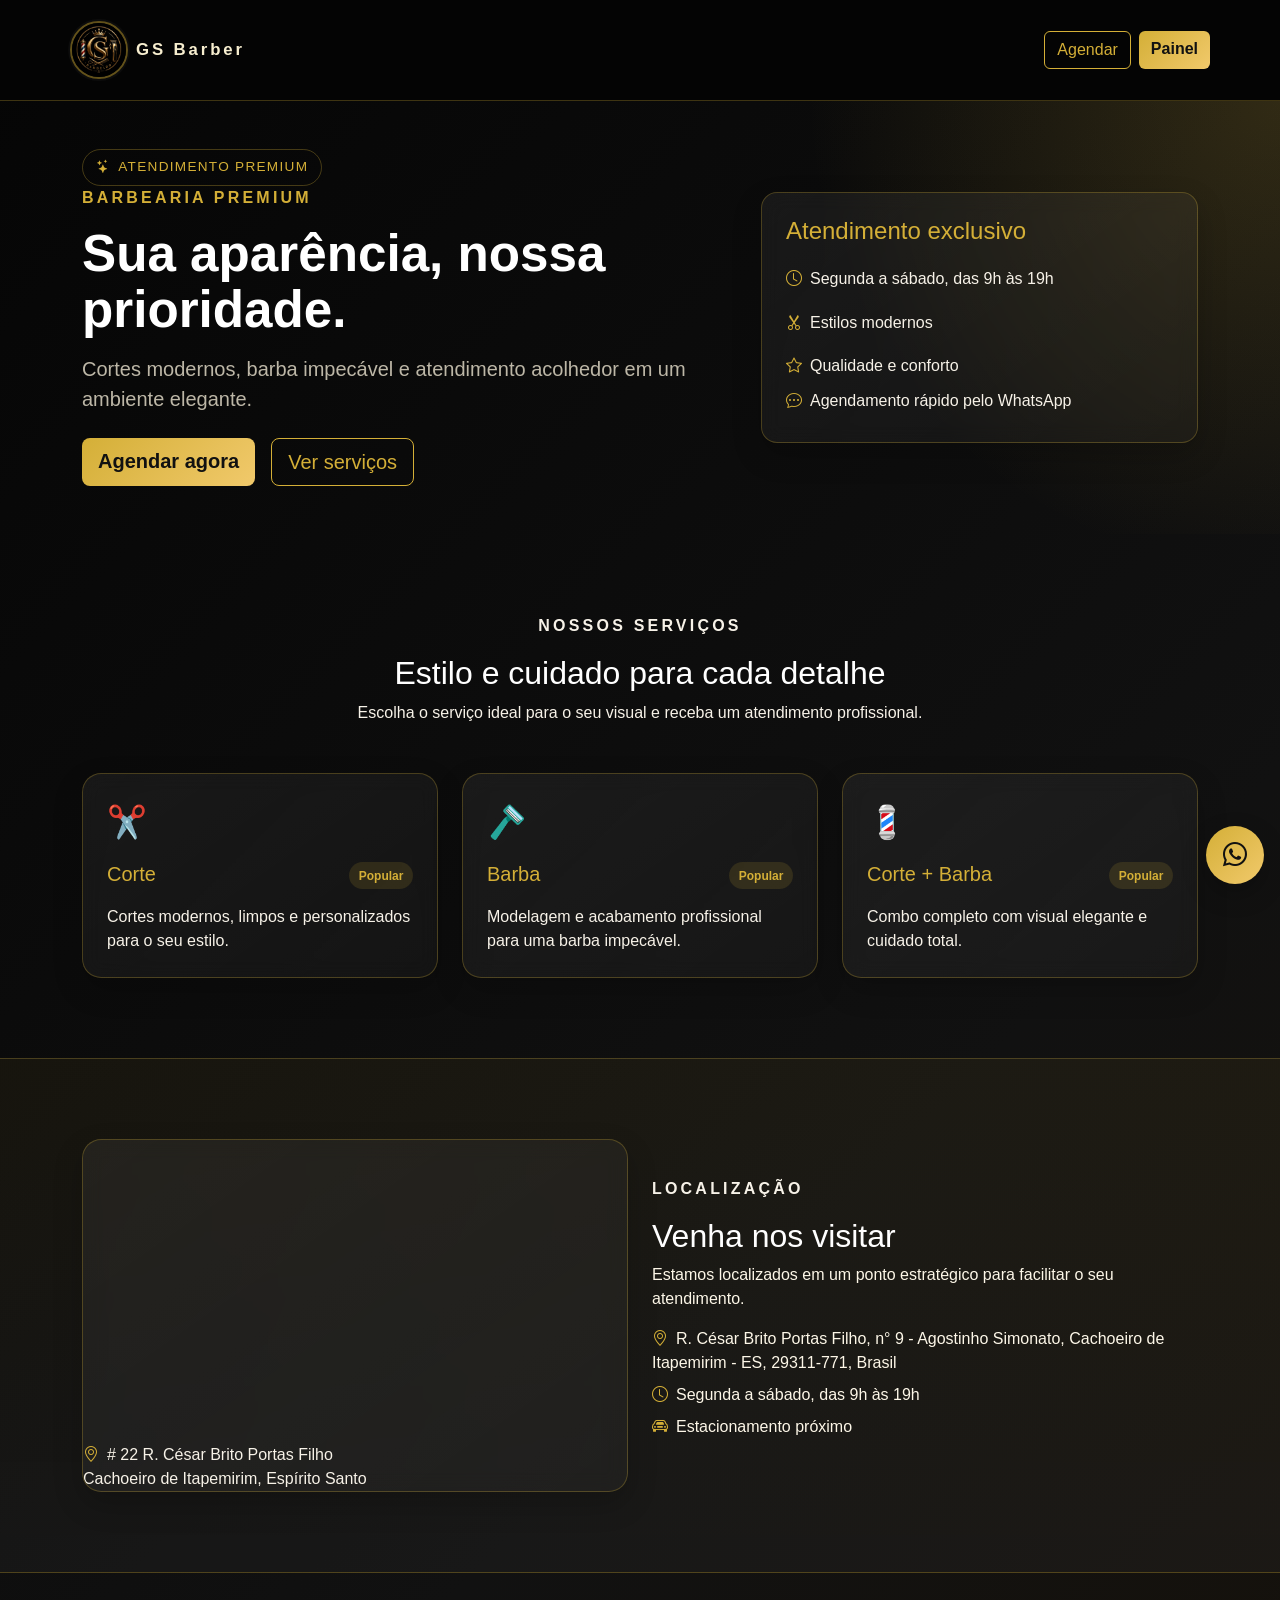
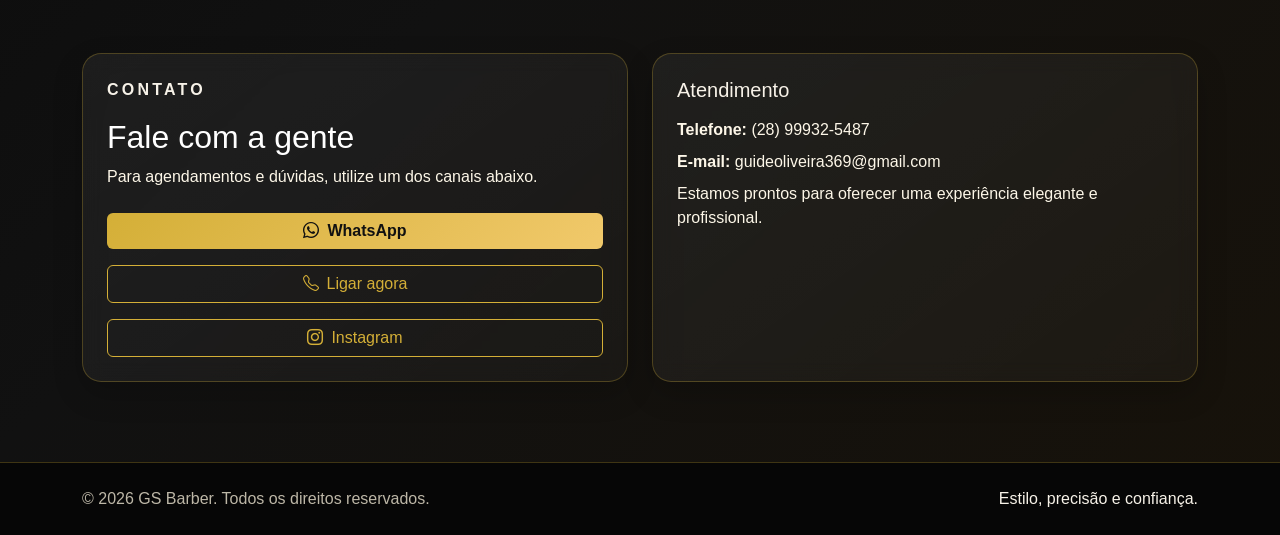
<file: index.html>
<!DOCTYPE html>
<html lang="pt-BR">
<head>
    <meta charset="UTF-8">
    <meta name="viewport" content="width=device-width, initial-scale=1.0">
    <meta name="description" content="GS Barber - barbearia premium com cortes modernos, barba e atendimento elegante.">
    <title>GS Barber | Barbearia Premium</title>

    <!-- Bootstrap 5 -->
    <link href="https://cdn.jsdelivr.net/npm/bootstrap@5.3.7/dist/css/bootstrap.min.css" rel="stylesheet">

    <!-- Bootstrap Icons -->
    <link rel="stylesheet" href="https://cdn.jsdelivr.net/npm/bootstrap-icons@1.13.1/font/bootstrap-icons.min.css">

    <!-- CSS separado -->
    <link rel="stylesheet" href="assets/css/style.css">
</head>
<body>
    <!-- Cabeçalho com navbar simples e responsiva -->
    <header class="sticky-top">
        <nav class="navbar navbar-expand-lg container py-3">
            <a class="navbar-brand fw-bold text-gold d-flex align-items-center gap-2" href="#home">
                <img data-logo-barbearia src="assets/img/icons/WhatsApp Image 2026-07-17 at 18.20.46.jpeg" alt="Logo GS Barber" class="img-fluid rounded-circle" style="width: 58px; height: 58px; object-fit: cover; border: 2px solid rgba(212, 175, 55, 0.45); box-shadow: 0 0 0 2px rgba(255,255,255,0.03);">
                <span id="nome-barbearia-home" class="fw-semibold" style="font-size: 1.05rem; letter-spacing: 0.18rem; color: #f7eecf;">GS BARBER</span>
            </a>
            <div class="d-flex gap-2 ms-auto">
                <a class="btn btn-outline-gold" href="agendamento.html">Agendar</a>
                <a class="btn btn-gold" href="painel.html">Painel</a>
            </div>
        </nav>
    </header>

    <main id="home">
        <!-- Hero principal -->
        <section class="hero py-5 py-lg-6">
            <div class="container">
                <div class="row align-items-center g-5">
                    <div class="col-lg-7">
                        <span class="hero-badge"><i class="bi bi-stars"></i> Atendimento premium</span>
                        <p id="descricao-barbearia" class="eyebrow">Barbearia premium</p>
                        <h1 class="display-4 fw-bold mb-3">Sua aparência, nossa prioridade.</h1>
                        <p class="lead text-muted mb-4">
                            Cortes modernos, barba impecável e atendimento acolhedor em um ambiente elegante.
                        </p>
                        <div class="d-flex flex-column flex-sm-row gap-3">
                            <a class="btn btn-gold btn-lg" href="agendamento.html">Agendar agora</a>
                            <a class="btn btn-outline-gold btn-lg" href="#servicos">Ver serviços</a>
                        </div>
                    </div>

                    <div class="col-lg-5">
                        <div class="hero-card p-4 rounded-4">
                            <h2 class="h4 text-gold">Atendimento exclusivo</h2>
                            <ul class="list-unstyled mt-3 mb-0">
                                <li class="mb-2"><i class="bi bi-clock me-2"></i><span id="horario-principal-home">Horários flexíveis</span></li>
                                <li class="mb-2"><i class="bi bi-scissors me-2"></i>Estilos modernos</li>
                                <li><i class="bi bi-star me-2"></i>Qualidade e conforto</li>
                                <li><i class="bi bi-chat-dots me-2"></i>Agendamento rápido pelo WhatsApp</li>
                            </ul>
                        </div>
                    </div>
                </div>
            </div>
        </section>

        <!-- Serviços -->
        <section id="servicos" class="section">
            <div class="container">
                <div class="text-center mb-5">
                    <p class="eyebrow">Nossos serviços</p>
                    <h2 class="section-title">Estilo e cuidado para cada detalhe</h2>
                    <p class="text-muted mx-auto" style="max-width: 700px;">
                        Escolha o serviço ideal para o seu visual e receba um atendimento profissional.
                    </p>
                </div>

                <div id="lista-servicos" class="row g-4"></div>
            </div>
        </section>

        <!-- Localização -->
        <section id="localizacao" class="section section-dark">
            <div class="container">
                <div class="row g-4 align-items-center">
                    <div class="col-lg-6">
                        <div class="map-card">
                            <iframe
                                src="https://www.google.com/maps?q=22%20R.%20C%C3%A9sar%20Brito%20Portas%20Filho%2C%20Cachoeiro%20de%20Itapemirim%2C%20Esp%C3%ADrito%20Santo&z=16&output=embed"
                                allowfullscreen=""
                                loading="lazy"
                                referrerpolicy="strict-origin-when-cross-origin"
                                title="Localização da GS Barber">
                            </iframe>
                            <p class="mt-3 mb-0 text-muted">
                                <i class="bi bi-geo-alt me-2 text-gold"></i># 22 R. César Brito Portas Filho<br>
                                Cachoeiro de Itapemirim, Espírito Santo
                            </p>
                        </div>
                    </div>

                    <div class="col-lg-6">
                        <p class="eyebrow">Localização</p>
                        <h2 class="section-title">Venha nos visitar</h2>
                        <p class="mb-3" style="color: #fdf7e8 !important;">
                            Estamos localizados em um ponto estratégico para facilitar o seu atendimento.
                        </p>
                        <ul class="list-unstyled" style="color: #fdf7e8 !important;">
                            <li class="mb-2"><i class="bi bi-geo-alt me-2 text-gold"></i>R. César Brito Portas Filho, n° 9 - Agostinho Simonato, Cachoeiro de Itapemirim - ES, 29311-771, Brasil</li>
                            <li class="mb-2"><i class="bi bi-clock me-2 text-gold"></i>Segunda a sábado, das 9h às 19h</li>
                            <li><i class="bi bi-car-front me-2 text-gold"></i>Estacionamento próximo</li>
                        </ul>
                    </div>
                </div>
            </div>
        </section>

        <!-- Contato -->
        <section id="contato" class="section">
            <div class="container">
                <div class="row g-4 align-items-stretch">
                    <div class="col-lg-6">
                        <div class="contact-card h-100">
                            <p class="eyebrow">Contato</p>
                            <h2 class="section-title">Fale com a gente</h2>
                            <p class="mb-4" style="color: #fdf7e8 !important;">
                                Para agendamentos e dúvidas, utilize um dos canais abaixo.
                            </p>
                            <a class="btn btn-gold w-100 mb-3" href="https://wa.me/5528999325487" data-whatsapp-barbearia target="_blank" rel="noopener noreferrer">
                                <i class="bi bi-whatsapp me-2"></i>WhatsApp
                            </a>
                            <a class="btn btn-outline-gold w-100 mb-3" href="tel:+5528999325487" data-telefone-barbearia>
                                <i class="bi bi-telephone me-2"></i>Ligar agora
                            </a>
                            <a class="btn btn-outline-gold w-100" href="https://www.instagram.com/" target="_blank" rel="noopener noreferrer">
                                <i class="bi bi-instagram me-2"></i>Instagram
                            </a>
                        </div>
                    </div>

                    <div class="col-lg-6">
                        <div class="contact-card h-100">
                            <h3 class="h5 text-gold mb-3">Atendimento</h3>
                            <p class="mb-2" style="color: #fdf7e8 !important;"><strong>Telefone:</strong> <span id="telefone-principal">(28) 99932-5487</span></p>
                            <p class="mb-2" style="color: #fdf7e8 !important;"><strong>E-mail:</strong> guideoliveira369@gmail.com</p>
                            <p style="color: #fdf7e8 !important;">Estamos prontos para oferecer uma experiência elegante e profissional.</p>
                        </div>
                    </div>
                </div>
            </div>
        </section>
    </main>

    <!-- Rodapé -->
    <footer class="py-4 border-top border-gold">
        <div class="container d-flex flex-column flex-md-row justify-content-between align-items-center gap-2">
            <span>© 2026 GS Barber. Todos os direitos reservados.</span>
            <span class="text-muted">Estilo, precisão e confiança.</span>
        </div>
    </footer>

    <a class="btn-whatsapp-float" href="https://wa.me/5528999325487" target="_blank" rel="noopener noreferrer" aria-label="Abrir WhatsApp">
        <i class="bi bi-whatsapp"></i>
    </a>

    <script src="assets/js/config.js"></script>
    <script src="assets/js/script.js"></script>
</body>
</html>
</file>
<file: assets/css/style.css>
:root {
    --bg-dark: #050505;
    --bg-panel: #121212;
    --text-light: #f5f2e8;
    --text-muted: #bdb7a7;
    --gold: #d4af37;
    --gold-soft: #f1c96b;
    --border: rgba(212, 175, 55, 0.28);
}

* {
    margin: 0;
    padding: 0;
    box-sizing: border-box;
}

html {
    scroll-behavior: smooth;
}

body {
    background: linear-gradient(135deg, #050505 0%, #111111 60%, #17120a 100%);
    color: var(--text-light);
    font-family: 'Segoe UI', Tahoma, Geneva, Verdana, sans-serif;
    min-height: 100vh;
}

img {
    max-width: 100%;
    display: block;
}

a {
    text-decoration: none;
}

header {
    background: rgba(5, 5, 5, 0.95);
    border-bottom: 1px solid var(--border);
    backdrop-filter: blur(8px);
}

.navbar-brand {
    color: var(--gold) !important;
    letter-spacing: 0.25rem;
    font-size: 1.2rem;
}

.btn-gold {
    background: linear-gradient(135deg, var(--gold), var(--gold-soft));
    color: #111;
    border: none;
    font-weight: 600;
}

.btn-gold:hover {
    color: #111;
    transform: translateY(-1px);
}

.btn-outline-gold {
    color: var(--gold);
    border: 1px solid var(--gold);
    background: transparent;
}

.btn-outline-gold:hover {
    background: var(--gold);
    color: #111;
}

.hero {
    position: relative;
    overflow: hidden;
    padding: 4rem 0 3rem;
}

.hero::before {
    content: '';
    position: absolute;
    inset: 0;
    background: radial-gradient(circle at top right, rgba(212, 175, 55, 0.18), transparent 35%);
    pointer-events: none;
}

.eyebrow {
    color: var(--gold);
    text-transform: uppercase;
    letter-spacing: 0.2rem;
    font-weight: 700;
    margin-bottom: 1rem;
}

.hero h1,
.section-title {
    color: #fff;
}

.hero .lead,
.text-muted,
.map-card p,
.contact-card p,
.contact-card h3,
.section p {
    color: #f7f2e8 !important;
}

.hero h1 {
    font-size: clamp(2rem, 4vw, 3.5rem);
    line-height: 1.1;
}

.hero .lead {
    color: var(--text-muted) !important;
    max-width: 650px;
}

.hero-card,
.feature-card,
.contact-card,
.info-card,
.service-card,
.map-card {
    background: linear-gradient(145deg, rgba(255, 255, 255, 0.06), rgba(255, 255, 255, 0.03));
    border: 1px solid var(--border);
    box-shadow: 0 12px 30px rgba(0, 0, 0, 0.2);
    backdrop-filter: blur(10px);
}

.hero-card {
    border-radius: 1.2rem;
}

.hero-badge {
    display: inline-flex;
    align-items: center;
    gap: 0.45rem;
    padding: 0.45rem 0.8rem;
    border: 1px solid rgba(212, 175, 55, 0.3);
    border-radius: 999px;
    color: var(--gold);
    font-size: 0.85rem;
    letter-spacing: 0.08rem;
    text-transform: uppercase;
}

.hero-card ul li {
    color: #f7f2e8;
    padding: 0.35rem 0;
    display: flex;
    align-items: center;
}

.hero-card ul li i {
    color: var(--gold);
    margin-right: 0.6rem;
}

.section {
    padding: 5rem 0;
}

.section-dark {
    background: linear-gradient(180deg, rgba(212, 175, 55, 0.06), rgba(255, 255, 255, 0.03));
    border-top: 1px solid var(--border);
    border-bottom: 1px solid var(--border);
}

.text-gold {
    color: var(--gold) !important;
}

.border-gold {
    border-color: var(--border) !important;
}

.feature-card,
.info-card,
.service-card,
.contact-card {
    border-radius: 1.2rem;
    padding: 1.5rem;
    height: 100%;
}

.feature-card:hover,
.service-card:hover {
    transform: translateY(-4px);
    border-color: var(--gold);
}

.feature-number {
    width: 2.4rem;
    height: 2.4rem;
    display: inline-flex;
    align-items: center;
    justify-content: center;
    border-radius: 999px;
    background: rgba(212, 175, 55, 0.15);
    color: var(--gold);
    font-weight: 700;
    margin-bottom: 1rem;
}

.feature-list {
    list-style: none;
    padding: 0;
    margin: 1rem 0 0;
}

.feature-list li {
    display: flex;
    align-items: center;
    gap: 0.65rem;
    margin-bottom: 0.7rem;
    color: #f7f2e8;
}

.feature-list i {
    color: var(--gold);
}

.service-icon {
    font-size: 2rem;
    color: var(--gold);
    margin-bottom: 1rem;
}

.service-badge {
    display: inline-flex;
    align-items: center;
    padding: 0.3rem 0.6rem;
    border-radius: 999px;
    background: rgba(212, 175, 55, 0.14);
    color: var(--gold);
    font-size: 0.75rem;
    font-weight: 700;
}

.map-card {
    border-radius: 1.2rem;
    overflow: hidden;
}

.map-card iframe {
    width: 100%;
    min-height: 280px;
    border: 0;
}

footer {
    background: #060606;
    color: var(--text-muted);
}

.btn-whatsapp-float {
    position: fixed;
    right: 1rem;
    bottom: 1rem;
    z-index: 1050;
    width: 58px;
    height: 58px;
    border-radius: 50%;
    background: linear-gradient(135deg, var(--gold), var(--gold-soft));
    color: #111;
    display: flex;
    align-items: center;
    justify-content: center;
    font-size: 1.5rem;
    box-shadow: 0 10px 25px rgba(0, 0, 0, 0.25);
}

.btn-whatsapp-float:hover {
    color: #111;
    transform: scale(1.03);
}

@media (min-width: 992px) {
    .hero {
        padding: 6rem 0 5rem;
    }
}
</file>
